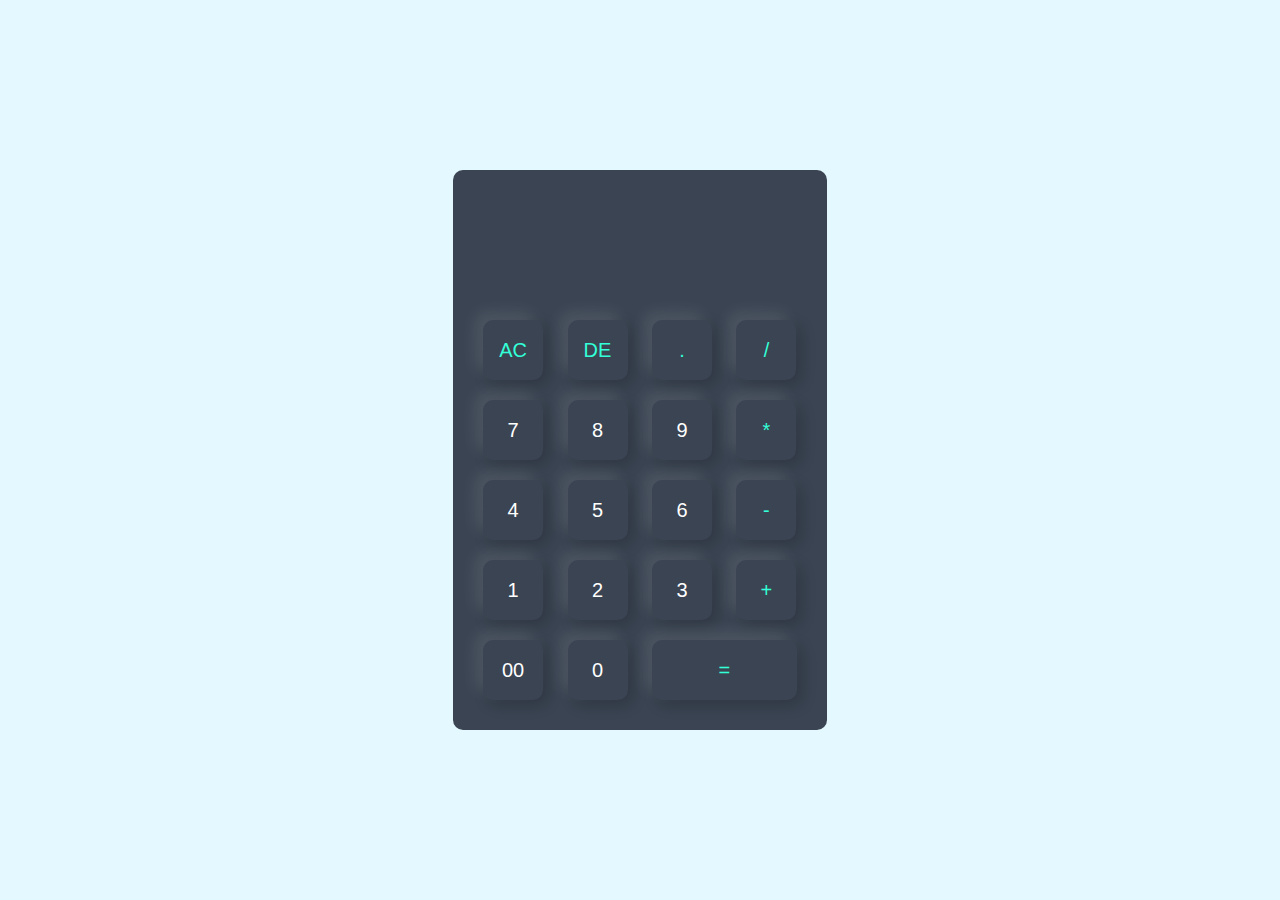
<file: Calculator/index.html>
<!DOCTYPE html>
<html>
<head>
    <meta name="viewport" content="width=device-width, initial-scale=1.0">
    <title>Calculator using javascript - Easy Tutorials</title>
    <link rel="stylesheet" href="style.css">
</head>
<body>

<div class="container">
  <div class="calculator">
    <form>
      <div class="display">
        <input type="text" name="display">
      </div>
      <div>
        <input type="button" value="AC" onclick="display.value = '' " class="operator">
        <input type="button" value="DE" onclick="display.value =  display.value.toString().slice(0,-1)" class="operator">
        <input type="button" value="." onclick="display.value += '.' " class="operator">
        <input type="button" value="/" onclick="display.value += '/' " class="operator">
      </div>
      <div>
        <input type="button" value="7" onclick="display.value += '7' ">
        <input type="button" value="8" onclick="display.value += '8' ">
        <input type="button" value="9" onclick="display.value += '9' ">
        <input type="button" value="*" onclick="display.value += '*' " class="operator">
      </div>
      <div>
        <input type="button" value="4" onclick="display.value += '4' ">
        <input type="button" value="5" onclick="display.value += '5' ">
        <input type="button" value="6" onclick="display.value += '6' ">
        <input type="button" value="-" onclick="display.value += '-' " class="operator">
      </div>
      <div>
        <input type="button" value="1" onclick="display.value += '1' ">
        <input type="button" value="2" onclick="display.value += '2' ">
        <input type="button" value="3" onclick="display.value += '3' ">
        <input type="button" value="+" onclick="display.value += '+' " class="operator">
      </div>
      <div>
        <input type="button" value="00" onclick="display.value += '00' ">
        <input type="button" value="0" onclick="display.value += '0' ">
        <input type="button" value="=" onclick="display.value = eval(display.value)" class="equal operator">
       
      </div>
    </form>
  </div>
</div>


</body>
</html>
</file>
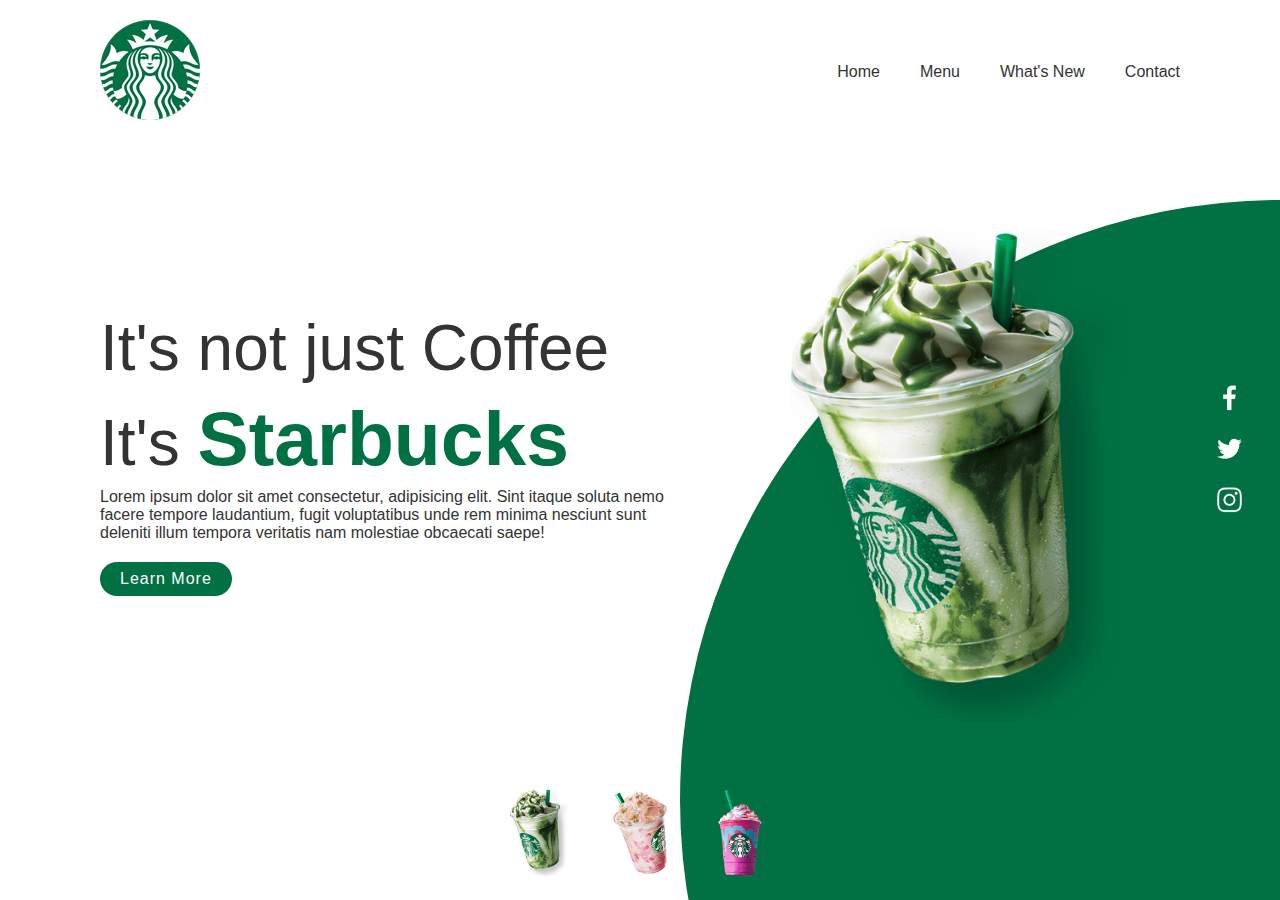
<file: LandingPage/index.html>
<!DOCTYPE html>
<html lang="en">
<head>
    <meta charset="UTF-8">
    <meta http-equiv="X-UA-Compatible" content="IE=edge">
    <meta name="viewport" content="width=device-width, initial-scale=1.0, user-scalable=no">
    <title>Level 1 Task 1</title>
    <link rel="stylesheet" href="style.css">
</head>
<body>
    <section>
        <div class="circle"></div>
        <header>
            <a href="#" ><img src="images/logo.png" class="logo"></a>
            <ul>
                <li><a href="#">Home</a></li>
                <li><a href="#">Menu</a></li>
                <li><a href="#">What's New</a></li>
                <li><a href="#">Contact</a></li>
            </ul>
        </header>
        <div class="content">
            <div class="textBox">
                <h2>It's not just Coffee<br>It's <span>Starbucks</span></h2>
                <p>Lorem ipsum dolor sit amet consectetur, adipisicing elit. Sint itaque soluta nemo facere 
                    tempore laudantium, fugit voluptatibus
                     unde rem minima nesciunt sunt deleniti illum tempora 
                     veritatis nam molestiae obcaecati saepe!</p>
                <a href="#">Learn More</a>
            </div>
            <div class="imgBox">
                <img src="images/img1.png" class="Starbucks">
            </div>
        </div>
        <ul class="thumb">
            <li><img src="images/thumb1.png" onclick="imgSlider('images/img1.png');changeCircleColor('#017143')"></li>
            <li><img src="images/thumb2.png" onclick="imgSlider('images/img2.png');changeCircleColor('#eb7495')"></li>
            <li><img src="images/thumb3.png" onclick="imgSlider('images/img3.png');changeCircleColor('#d752b1')"></li>
        </ul>
        <ul class="sci">
            <li><a href="#"><img src="images/facebook.png"></a></li>
            <li><a href="#"><img src="images/twitter.png"></a></li>
            <li><a href="#"><img src="images/instagram.png"></a></li>
        </ul>
    </section>
  


<script type="text/javascript">
    function imgSlider(anything){
    document.querySelector('.Starbucks').src = anything;
}

function changeCircleColor(color){
    const circle=document.querySelector('.circle');
    circle.style.background=color;
}
</script>
</body>
</html>
</file>
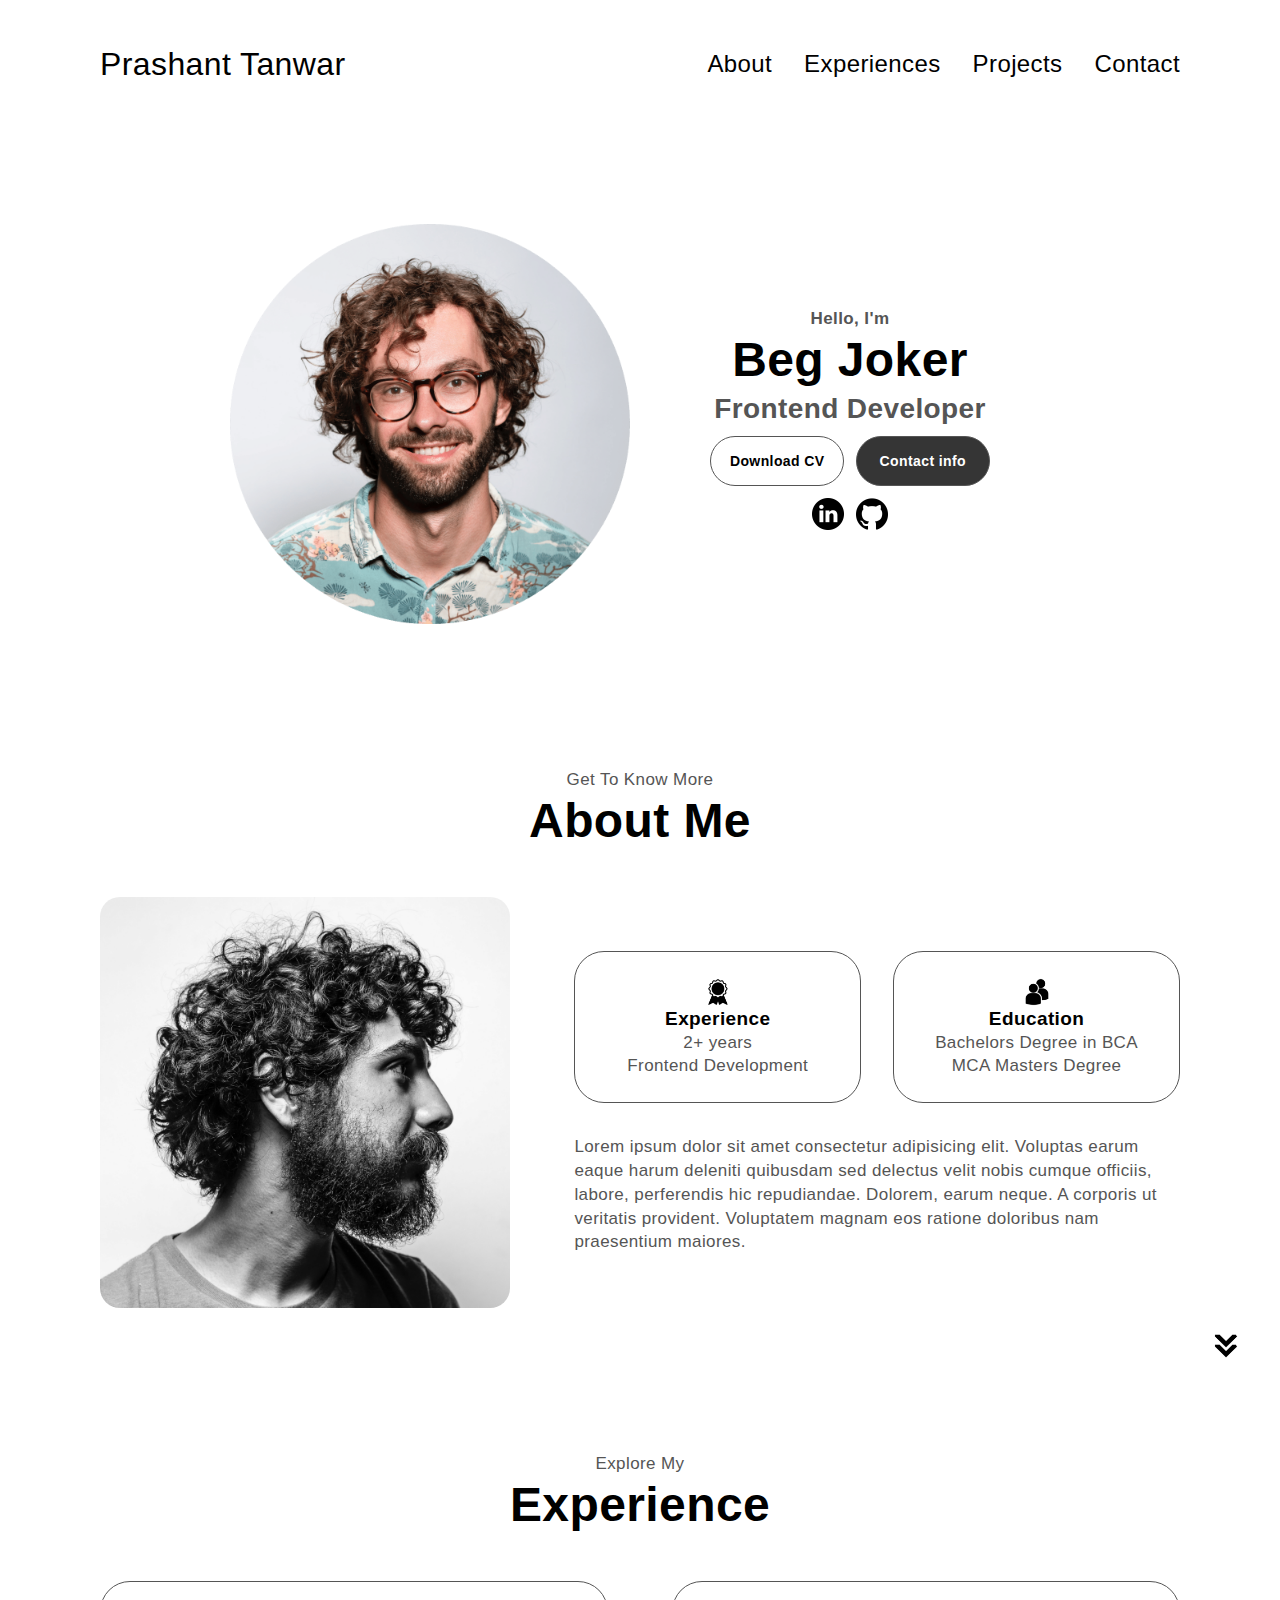
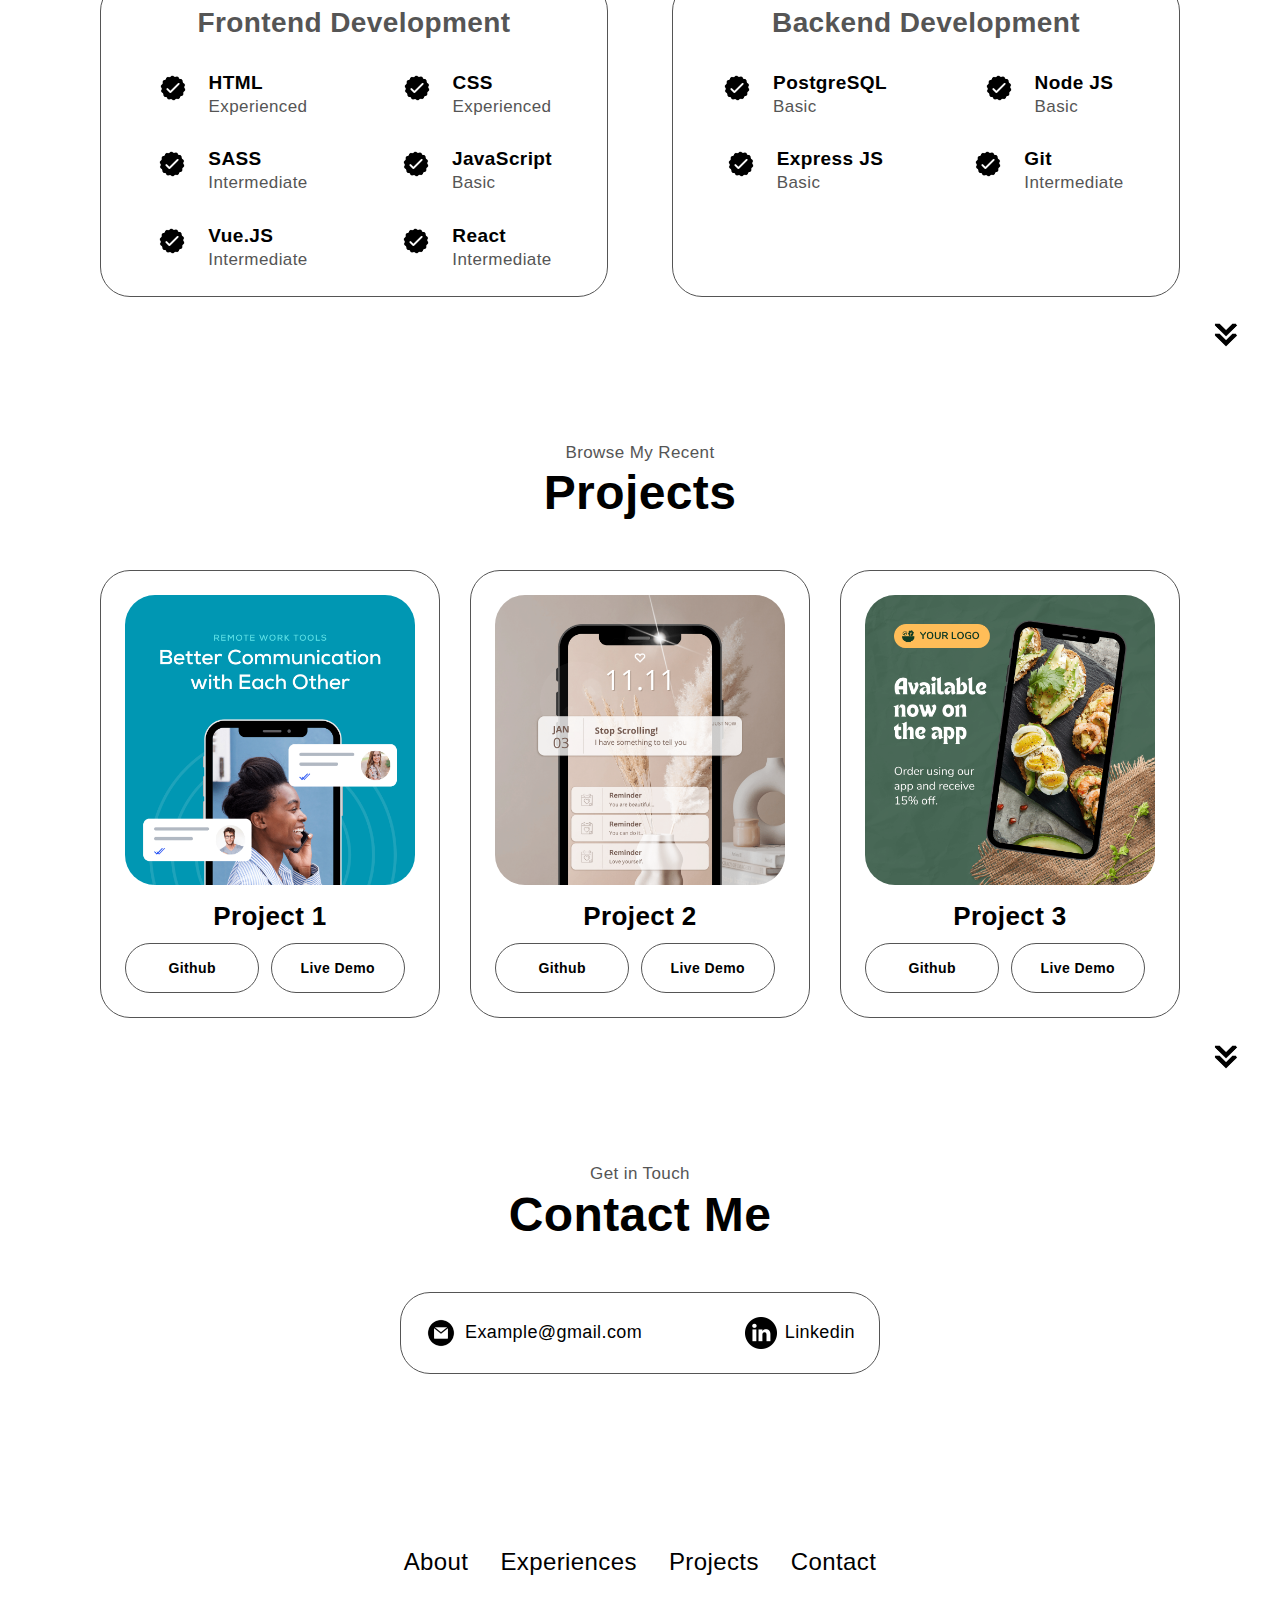
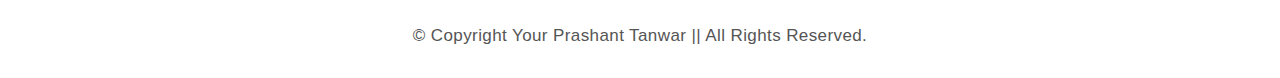
<file: Portfoliowebsite/index.html>
<!DOCTYPE html>
<html lang="en">
<head>
  <meta charset="UTF-8">
  <meta name="viewport" content="width=device-width, initial-scale=1.0">
  <title>Personal portfolio Website</title>
  <!-- ....................Custom Css Link.................... -->
  <link rel="stylesheet" href="./style.css">
</head>
<body>
  <!-- ....................Start Nav Bar.................... -->
  <nav>
    <div class="container nav-container">
      <a href="" class="logo">Prashant Tanwar</a>
      <ul class="nav-links">
        <li><a href="#About">About</a></li>
        <li><a href="#Experiences">Experiences</a></li>
        <li><a href="#Projects">Projects</a></li>
        <li><a href="#Contact">Contact</a></li>
      </ul>
    </div>
  </nav>
  <!-- ....................End Nav Bar.................... -->


  <!-- ....................Start Header Section.................... -->
  <header>
    <div class="container header-container">
      <div class="header-left">
        <img src="images/profile-pic.png" alt="">
      </div>
      <div class="header-right">
        <p><b>Hello, I'm</b></p>
        <h1>Beg Joker</h1>
        <h2>Frontend Developer</h2>
        <div class="header-action-aria">
          <a href="" class="btn" download="images/CV.pdf">Download CV</a>       
          <a href="#Contact" class="btn btn-dark">Contact info</a>              
        </div>
        <div class="header-social">
          <a href=""><img src="images/linkedin.png" class="icon1"></a>
          <a href=""><img src="images/github.png" class="icon1"></a>
        </div>
      </div>
    </div>
  </header>
  <!-- ....................End Header Section.................... -->


  <!-- ....................Start About Section.................... -->
  <section id="About">
    <p class="heading-p">Get To Know More</p>
    <h1 class="heading">About Me</h1>
    <div class="container about-container">
      <div class="about-left">
        <img src="images/about-pic.png" alt="">
      </div>
      <div class="about-right">
        <div class="basic-edu">
          <div class="edu-box">
            <img src="images/experience.png" class="icon1">
            <h4>Experience</h4>
            <p>
              2+ years <br>
              Frontend Development              
            </p>
          </div>
          <div class="edu-box">
            <img src="images/education.png" class="icon1">
            <h4>Education</h4>
            <p>
              Bachelors Degree in BCA <br>
              MCA Masters Degree              
            </p>
          </div>
        </div>
        <p>
          Lorem ipsum dolor sit amet consectetur adipisicing elit. Voluptas earum eaque harum deleniti quibusdam sed delectus velit nobis cumque officiis, labore, perferendis hic repudiandae. Dolorem, earum neque. A corporis ut veritatis provident. Voluptatem magnam eos ratione doloribus nam praesentium maiores.
        </p>
      </div>
    </div>
  </section> 
  <!-- ....................End About Section.................... -->


  <!-- ....................Start Experience Section.................... -->
  <section id="Experiences">
    <a href="#Experiences" class="arrow"><img src="images/arrow.png" class="icon1"></a>
    <p class="heading-p">Explore My</p>
    <h1 class="heading">Experience</h1>
    <div class="container experience-container">
      <div class="experience-box">
        <h2>Frontend Development</h2>
        <div class="experience">
          <div class="ex-div">
            <img src="images/checkmark.png" class="icon1">
            <div>
              <h4>HTML</h4>
              <p>Experienced</p>
            </div>
          </div>
          <div class="ex-div">
            <img src="images/checkmark.png" class="icon1">
            <div>
              <h4>CSS</h4>
              <p>Experienced</p>
            </div>
          </div>
          <div class="ex-div">
            <img src="images/checkmark.png" class="icon1">
            <div>
              <h4>SASS</h4>
              <p>Intermediate</p>
            </div>
          </div>
          <div class="ex-div">
            <img src="images/checkmark.png" class="icon1">
            <div>
              <h4>JavaScript</h4>
              <p>Basic</p>
            </div>
          </div>
          <div class="ex-div">
            <img src="images/checkmark.png" class="icon1">
            <div>
              <h4>Vue.JS</h4>
              <p>Intermediate</p>
            </div>
          </div>
          <div class="ex-div">
            <img src="images/checkmark.png" class="icon1">
            <div>
              <h4>React</h4>
              <p>Intermediate</p>
            </div>
          </div>
        </div>
      </div>
      <div class="experience-box">
        <h2>Backend Development</h2>
        <div class="experience">
          <div class="ex-div">
            <img src="images/checkmark.png" class="icon1">
            <div>
              <h4>PostgreSQL</h4>
              <p>Basic</p>
            </div>
          </div>
          <div class="ex-div">
            <img src="images/checkmark.png" class="icon1">
            <div>
              <h4>Node JS</h4>
              <p>Basic</p>
            </div>
          </div>
          <div class="ex-div">
            <img src="images/checkmark.png" class="icon1">
            <div>
              <h4>Express JS</h4>
              <p>Basic</p>
            </div>
          </div>
          <div class="ex-div">
            <img src="images/checkmark.png" class="icon1">
            <div>
              <h4>Git</h4>
              <p>Intermediate</p>
            </div>
          </div>          
        </div>
      </div>
    </div>
  </section>
  <!-- ....................End Experience Section.................... -->


  <!-- ....................Start Project Section.................... -->
  <section id="Projects">
    <a href="#Projects" class="arrow"><img src="images/arrow.png" class="icon1"></a>
    <p class="heading-p">Browse My Recent</p>
    <h1 class="heading">Projects</h1>
    <div class="container project-container">
      <div class="project">
        <img src="images/project-1.png" alt="">
        <h3>Project 1</h3>
        <div class="header-action-aria">
          <a href="" class="btn">Github</a>
          <a href="" class="btn">Live Demo</a>
        </div>
      </div>
      <div class="project">
        <img src="images/project-2.png" alt="">
        <h3>Project 2</h3>
        <div class="header-action-aria">
          <a href="" class="btn">Github</a>
          <a href="" class="btn">Live Demo</a>
        </div>
      </div>
      <div class="project">
        <img src="images/project-3.png" alt="">
        <h3>Project 3</h3>
        <div class="header-action-aria">
          <a href="" class="btn">Github</a>
          <a href="" class="btn">Live Demo</a>
        </div>
      </div>
    </div>
  </section>
  <!-- ....................End Project Section.................... -->


  <!-- ....................Start Contact Section.................... -->
  <section id="Contact">
    <a href="#Contact" class="arrow"><img src="images/arrow.png" class="icon1"></a>
    <p class="heading-p">Get in Touch</p>
    <h1 class="heading">Contact Me</h1>
    <div class="contact-container container">
      <div class="email">
        <img src="images/email.png" class="icon1">
        <a href=""><h5>Example@gmail.com</h5></a>
      </div>
      <div class="linkedin">
        <img src="images/linkedin.png" class="icon1">
        <a href=""><h5>Linkedin</h5></a>
      </div>
    </div>
  </section>
  <!-- ....................End Contact Section.................... -->


  <!-- ....................Start Footer Section.................... -->
  <footer>
    <ul class="nav-links">
      <li><a href="#About">About</a></li>
      <li><a href="#Experiences">Experiences</a></li>
      <li><a href="#Projects">Projects</a></li>
      <li><a href="#Contact">Contact</a></li>
    </ul>
    <p>&copy; Copyright Your Prashant Tanwar || All Rights Reserved.</p>
  </footer>
  <!-- ....................End Footer Section.................... -->

</body>
</html>
</file>
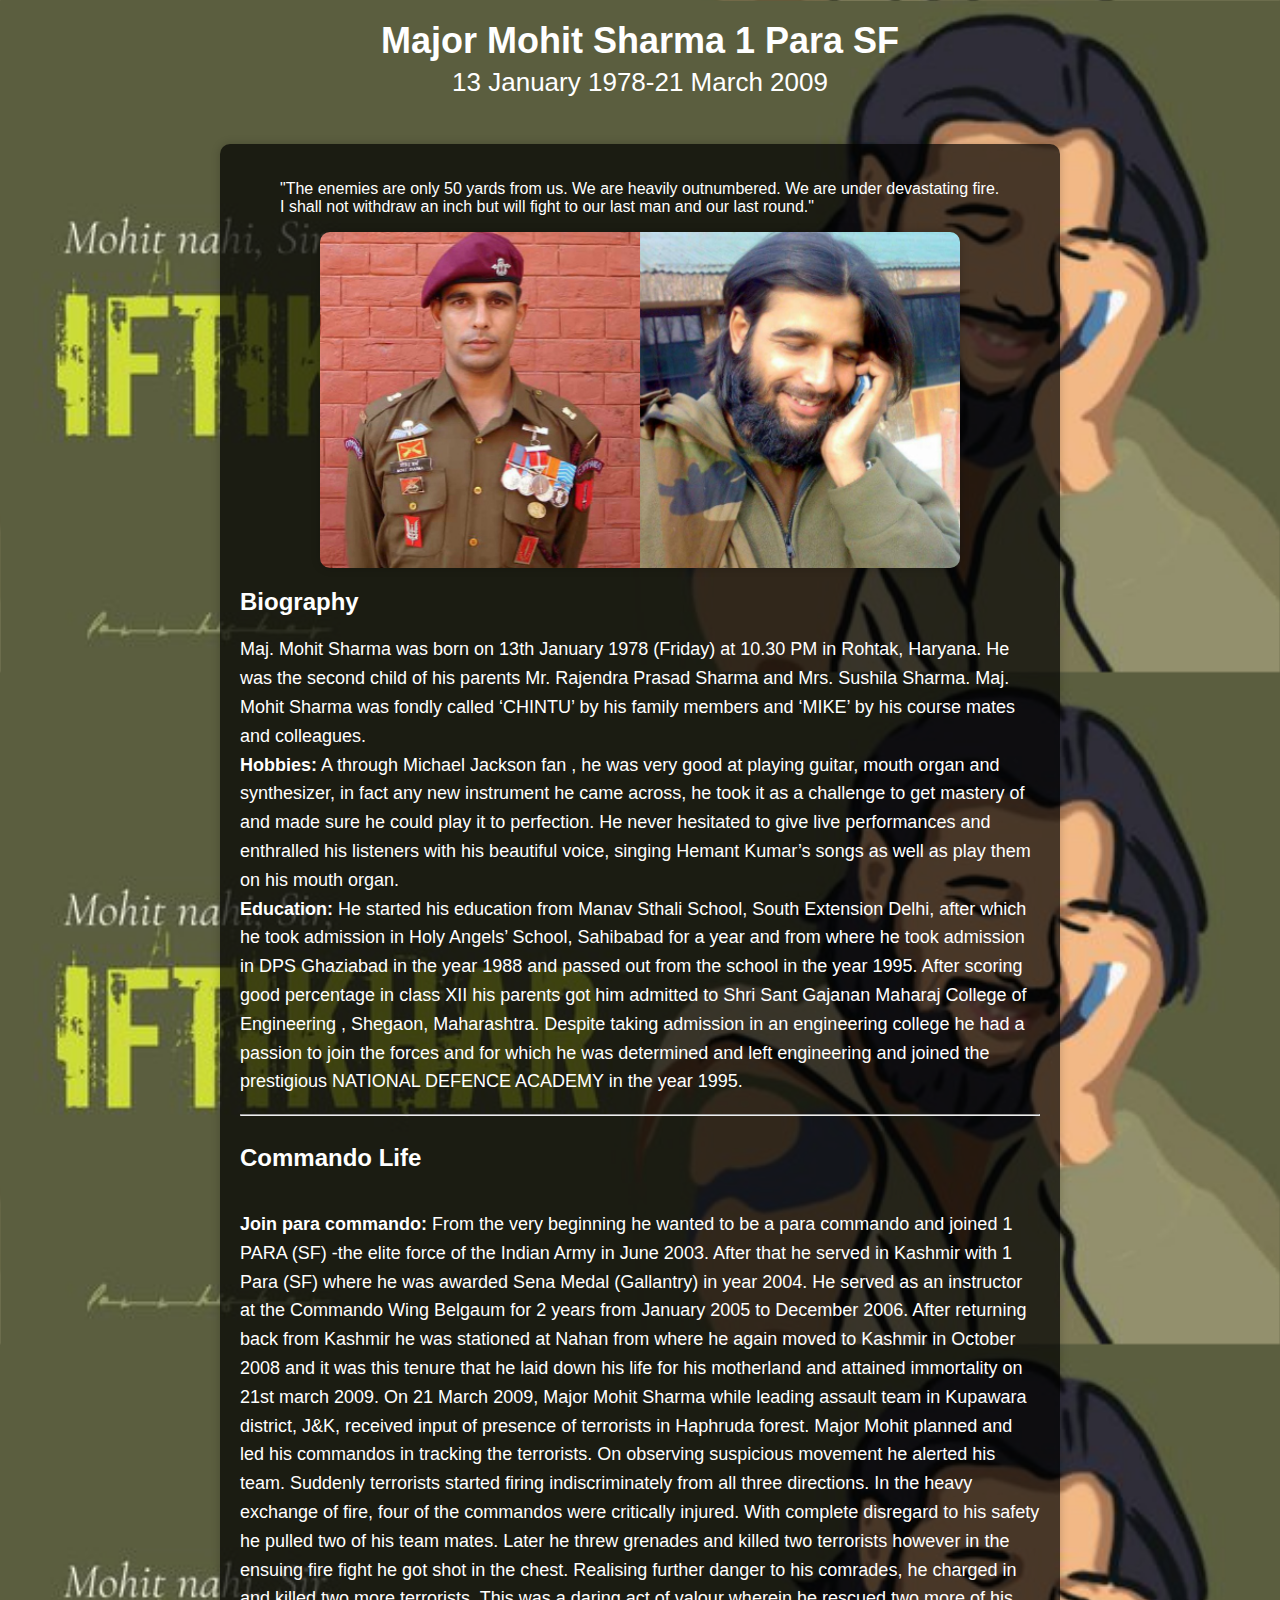
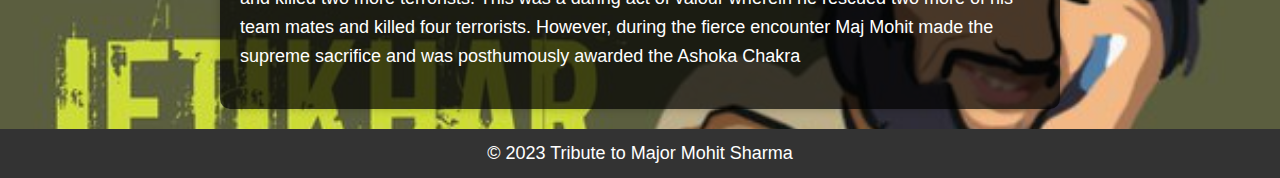
<file: TributePage/index.html>
<!DOCTYPE html>
<html>
    <head>
    <meta charset="UTF-8">
    <meta name="viewport" content="width=device-width, initial-scale=1.0">
    <link rel="stylesheet" href="style.css">
    <title>Tribute to Major Mohit Sharma</title>
</head>
<body>
    <div class="content">
    <header>
        <h1 class="title"> Major Mohit Sharma 1 Para SF</h1>
        <p class="description">	13 January 1978-21 March 2009 </p>
    </header>
    <section class="tribute">
        <blockquote>"The enemies are only 50 yards from us. We are heavily outnumbered. We are under devastating fire.
         I shall not withdraw an inch but will fight to our last man and our last round."</blockquote>
        <img id="image" src="images/photo.jpg" alt="Major Mohit Sharma">

        <section class="bio">
            <h2>Biography</h2>
            <p>Maj. Mohit Sharma was born on 13th January 1978 (Friday) at 10.30 PM in Rohtak, Haryana.
                He was the second child of his parents Mr. Rajendra Prasad Sharma and Mrs. Sushila Sharma.
                Maj. Mohit Sharma was fondly called  ‘CHINTU’ by his family members and ‘MIKE’ by his course mates and colleagues.<br>
    
                <b>Hobbies:</b> A through Michael Jackson fan , he was very good at playing guitar, mouth organ and synthesizer, 
                in fact any new instrument he came across, he took it as a challenge to get mastery of and made sure he could 
                play it to perfection. He never hesitated to give live performances and enthralled his listeners with his 
                beautiful voice, singing Hemant Kumar’s songs as well as play them on his mouth organ. <br>
                
                <b>Education:</b> He started his education from Manav Sthali School, South Extension Delhi, 
                after which he took admission in Holy Angels’ School, Sahibabad for a year and from where he took admission
                in DPS Ghaziabad in the year 1988 and passed out from the school in the year 1995. 
                After scoring good percentage in class XII his parents got him admitted to Shri  
                Sant Gajanan Maharaj College of Engineering , Shegaon, Maharashtra. Despite taking admission
                in an engineering college he had a passion to join the forces and for which he was determined
                and left engineering and joined the prestigious NATIONAL DEFENCE ACADEMY in the year 1995.
            </p>
            <hr>
        </section>

        <h2>Commando Life</h2>
        <p><b>Join para commando:</b> From the very beginning he wanted to be a para commando and joined 1 PARA (SF)
             -the elite force of the Indian Army in June 2003. After that he served in Kashmir with 1 Para (SF) 
             where he was awarded Sena Medal (Gallantry)  in year 2004. He served as an instructor at the 
             Commando Wing Belgaum for 2 years from January 2005 to December 2006. After returning back from Kashmir
              he was stationed at Nahan from where he again moved to Kashmir in October 2008 and it was this tenure that 
              he laid down his life for his motherland and attained immortality on 21st march 2009. On 21 March 2009, 
              Major Mohit Sharma while leading assault team in Kupawara district, J&K, received input of presence of 
              terrorists in Haphruda forest. Major Mohit planned and led his commandos in tracking the terrorists.
              On observing suspicious movement he alerted his team. Suddenly terrorists started firing indiscriminately
               from all three directions. In the heavy exchange of fire, four of the commandos were critically injured.
                With complete disregard to his safety he pulled two of his team mates. Later he threw grenades and killed 
                two terrorists however in the ensuing fire fight he got shot in the chest. Realising further danger to his 
                comrades, he charged in and killed two more terrorists. This was a daring act of valour wherein he rescued
                 two more of his team mates and killed four terrorists. However, during the fierce encounter Maj Mohit made 
                 the supreme sacrifice and was posthumously awarded the Ashoka Chakra

           </p>
    </section>

    
    <footer>
        <p>&copy; 2023 Tribute to Major Mohit Sharma</p>
    </footer>
    </div>
</body>
</html>

</body>
</html>
</file>
<file: Calculator/style.css>
*{
    margin: 0;
    padding: 0;
    font-family: 'Poppins', sans-serif;
    box-sizing: border-box;
}


.container{
    width: 100%;
    height: 100vh;
    background: #e3f9ff;
    display: flex;
    align-items: center;
    justify-content: center;
}
.calculator{
    background: #3a4452;
    padding: 20px;
    border-radius: 10px;
}
.calculator form input{
    border: 0;
    outline: 0;
    width: 60px;
    height: 60px;
    border-radius: 10px;
    box-shadow: -8px -8px 15px rgba(255, 255, 255, 0.1),5px 5px 15px rgba(0, 0, 0, 0.2);
    background: transparent;
    font-size: 20px;
    color: #fff;
    cursor: pointer;
    margin: 10px;
}

form .display{
    display: flex;
    justify-content: flex-end;
    margin: 20px 0;
}
form .display input{
    text-align: right;
    flex: 1;
    font-size: 45px;
    box-shadow: none;
}
form input.equal{
    width: 145px;
}



form input.operator{
    color: #33ffd8;
}
</file>
<file: LandingPage/style.css>
*{
    margin: 0;
    padding: 0;
    box-sizing: border-box;
    font-family: sans-serif;
}
section{
    position: relative;
    width: 100%;
    min-height: 100vh;
    padding: 100px;
    display: flex;
    justify-content: space-between;
    align-items: center;
    background: #fff;
}
header{
    position: absolute;
    top: 0;
    left: 0;
    width: 100%;
    padding: 20px 100px;
    display: flex;
    justify-content: space-between;
    align-items: center;
}
header.logo{
    position: relative;
    max-width: 80px;
}

header ul{
    position: relative;
    display: flex;
}
header ul li{
    list-style: none;
}
header ul li a{
    display: inline-block;
    color: #333;
    font-weight: 400;
    margin-left: 40px;
    text-decoration: none;
}

.content{
    position: relative;
    width: 100%;
    display: flex;
    justify-content: space-between;
    align-items: center;
}

.content .textBox{
    position: relative;
    max-width: 600px;
}
.content .textBox h2{
    color: #333;
    font-size: 4em;
    line-height: 1.4em;
    font-weight: 500;
}
.content .textBox h2 span{
    color: #017143;
    font-size: 1.2em;
    font-weight: 900;
}

.content .textBox p{
    color: #333;
}
.content .textBox a{
    display: inline-block;
    margin-top: 20px;
    padding: 8px 20px;
    background: #017143;
    color: #fff;
    text-decoration: none;
    letter-spacing: 1px;
    font-weight: 500;
    border-radius: 40px;
}

.content .imgBox{
    width: 600px;
    display: flex;
    justify-content: flex-end;
    margin-top: 50px;
    padding-right: 50px;
}

.content .imgBox img{
    max-width: 340px;
}

.thumb{
    position: absolute;
    left: 50%;
    bottom: 20px;
    transform: translateX(-50%);
    display: flex;
}

.thumb li{
    list-style: none;
    display: inline-block;
    margin: 0 20px;
    cursor: pointer;
    transition: 0.5s;
}

.thumb li :hover{
    transform: translateY(-15px);
}

.thumb li img{
    max-width: 60px;
}

.sci{
    position: absolute;
    top: 50%;
    right: 30px;
    transform: translateY(-50%);
    display: flex;
    justify-content: center;
    align-items: center;
    flex-direction: column;
}

.sci li {
    list-style: none;

}

.sci li a{
    display: inline-block;
    margin: 5px 0;
    transform: scale(0.6);
    filter: invert(1);
}

.circle{
    position: absolute;
    top: 0;
    left: 0;
    width: 100%;
    height: 100%;
    background: #017143;
    clip-path: circle(600px at right 800px);
}
</file>
<file: Portfoliowebsite/style.css>
*{
  margin: 0;
  padding: 0;
  box-sizing: border-box;
  text-decoration: none;
  list-style: none;
  font-family: sans-serif;
  border: none;
  outline: none;
  scroll-behavior: smooth;
  letter-spacing: .4px;
}
:root{
  --color-black: #000000;
  --color-white: #ffffff;
  --color-dark: #353535;
  --color-dark-variant: #555555;  

  --transition: .4s ease;
}
h1,h2,h3,h4,h5{
  line-height: 120%;
}
h1{
  font-size: 48px;
  color: var(--color-black);
}
h2{
  font-size: 28px;
  color: var(--color-dark-variant);
}
h3{
  font-size: 26px;
  color: var(--color-black);
}
h4{
  font-size: 19px;
  color: var(--color-black);
}
h5{
  font-size: 18px;
  font-weight: 400;
}
.heading{
  text-align: center;
  margin-bottom: 3rem;
}
p{
  font-size: 17px;
  line-height: 140%;
  color: var(--color-dark-variant);
}
.heading-p{
  padding-top: 9rem;
  text-align: center;
}
a{
  font-size: 24px;
  color: var(--color-black);
  text-decoration-color:var(--color-white) ;
  transition: var(--transition);
}
a:hover{
  color: var(--color-dark-variant);
  text-decoration-color: var(--color-dark-variant) !important;
  text-underline-offset:1rem;
  text-decoration: underline;
}
.btn{
  display: inline-block;
  width: fit-content;
  padding: 1rem;
  width: 8.4rem;
  border-radius: 2rem;
  cursor: pointer;
  color: var(--color-black);
  border: 1px solid var(--color-dark-variant);
  display: flex;
  align-items: center;
  justify-content: center;
  font-weight: 600;
  font-size: 14px;
  transition: var(--transition);
}
.btn:hover{
  background: var(--color-dark-variant);
  color: var(--color-white);
}
.btn-dark{
  color: var(--color-white);
  background: var(--color-dark);
  text-decoration: none !important;
}
.btn-dark:hover{
  background: var(--color-black);
}
img{
  width: 100%;
  display: block;
}
.icon1{
  width: 32px;
  height: max-content;
}
.container{
  margin: 0 auto;
  max-width: 1080px;
  width: 90%;
}

/* .......................Start Nav Bar......................... */
nav{
  height: 8rem;
  position: fixed;
  z-index: 1;
  top: 0;
  left: 0;
  width: 100%;
  display: grid;
  place-items: center; 
  background: var(--color-white);  
}
.nav-container{
  display: flex;
  justify-content: space-between;
  align-items: center;
  height: 100%;
}
.logo{
  font-size: 32px ;
  color: var(--color-black) !important;
  text-decoration: none !important;
}
.nav-links{
  display: flex;
  align-items: center;
  gap: 2rem;
}
/* .......................End Nav Bar......................... */


/* .......................Start Header Section......................... */
header{
  padding-top: 14rem;
}
.header-container{
  display: grid;
  grid-template-columns: 1fr 1fr;
  max-width: 820px;
  gap: 20px;
  justify-content: space-between;  
}
.header-right{
  text-align: center;
  margin: auto; 
}
.header-right p{
  color: var(--color-dark-variant);
}
.header-right h2{
  margin-top: .2rem;
}
.header-action-aria{
  margin-top: .7rem;
  display: flex;
  gap: .7rem;
}
.header-social{
  display: flex;
  gap: .7rem;
  justify-content: center;
  margin: .7rem auto; 
}
/* .......................End Header Section......................... */


/* .......................Start About Section......................... */
.about-container{
  display: grid;
  grid-template-columns: 38% auto;
  gap: 4rem;
  align-items: center;  
}
.about-left{
  border-radius: 20px;
  overflow: hidden;  
}
.basic-edu{
  display: flex;
  gap: 32px;
  margin-bottom: 32px;
}
.edu-box{
  padding: 24px;
  text-align: center;
  border: 1px solid var(--color-dark-variant);
  border-radius: 30px;
  width: 100%;
}
.edu-box img{
  margin: auto;
}
/* .......................End About Section......................... */


/* .......................Start Experience Section......................... */
section{
  position: relative;
}
.arrow{
  position: absolute;
  right: 3%;
  transition: var(--transition);
  margin-top: 1.4rem;
}
.arrow:hover{
  margin-top: 2rem;
}
.experience-container{
  display: grid;
  grid-template-columns:1fr 1fr;
  gap: 4rem;
}
.experience-box{
  border: 1px solid var(--color-dark-variant);
  border-radius: 30px;
  padding: 24px;
}
.experience-box h2{
  text-align: center;
  margin-bottom: 2rem;
}
.experience{
  display: grid;
  grid-template-columns: 1fr 1fr;
  gap: 30px;
}
.ex-div{
  margin: auto;
  display: flex;
  gap: 20px;
}
/* .......................End Experience Section......................... */


/* .......................Start Projects Section......................... */
.project-container{
  display: grid;
  grid-template-columns: repeat(3,1fr);
  gap: 30px;
}
.project{
  padding: 24px;
  border: 1px solid var(--color-dark-variant);  
  border-radius: 30px;
  text-align: center;
}
.project img{
  border-radius: 30px;
  margin-bottom: 1rem;
}
/* .......................End Projects Section......................... */


/* .......................Start Contact Section......................... */
.contact-container{
  max-width: 30rem;
  border: 1px solid var(--color-dark-variant);
  padding: 24px;  
  border-radius: 30px;
  display: flex;
  justify-content: space-between;
  align-items: center;
}
.email,.linkedin{
  display: flex;
  align-items: center;
  gap: .5rem;
}
/* .......................End Contact Section......................... */


/* .......................Start Footer Section......................... */
footer{
  margin-top: 9rem;
  padding: 30px;
  text-align: center;
}
footer .nav-links{
  justify-content: center;
  margin-bottom: 3rem;
}
/* .......................End Footer Section......................... */


/* .......................Start Media Scrin ......................... */
/* Max-Width(1024px) */
@media (max-width:1024px) {
    /*Start About  */
    .about-container{
      gap: 30px;
    }
    .basic-edu{
      gap: 20px;
    }
    /*Start Experience  */
    .experience-container{
      gap: 30px;
    }
    /*Start Projects  */
    .project-container{
      grid-template-columns: repeat(2,1fr);
    }
}
/* Max-Width(991px) */
@media (max-width:991px) {
    /*Start Nav  */
    .logo{
      display: none;
    }
    .nav-links{
      justify-content: center;    
      width: 100%;
    }
    /*Start Experience  */
    .experience-container{
      grid-template-columns: 1fr;
    }   
}
/* Max-Width(768px) */
@media (max-width:768px) {
  h1{
    font-size: 38px;    
  }
  h2{
    font-size: 26px;
  }
  a{
    font-size: 20px;
  }
  h3{
    font-size: 24px;
  }
  .arrow{
    right: 5%;
  }
    /*Start Header  */
    .header-container{
      width: 90%;
      grid-template-columns: 1fr;
    }
    .header-left{
      width: 70%;
      margin: 0 auto;
    }
    /*Start About  */
    .about-container{
      grid-template-columns: 1fr;
    }    
    .about-left{
      width: 70%;
      margin: 0 auto;
    }
    .basic-edu{
      gap: 10px;
    }
    /*Start Experinec  */ 
    .experience-box{
      padding: 10px;
    }
    .experience{
      gap: 20px;
    }
    .ex-div{
      gap: 10px;
    }
    /*Start projects  */ 
    .project-container{
      grid-template-columns: 1fr;
    }    
}
/* Max-Width(600px) */
@media (max-width:600px) {
  a{
    font-size: 18px;    
  }
  /* .......Start Nav........*/
  .nav-links{
    gap: 0;
    justify-content: space-between;    
  }
  /* .......Start Contact........*/
  .contact-container {
    flex-direction: column;  
    gap: 1rem;  
  }
  /* .......Start footer........*/
  footer{
    padding: 0;
    padding-bottom: 20px;
    width: 90%;
    margin: auto;
    margin-top: 9rem;
  }
  footer .nav-links{
    width: 100%;  
    justify-content: space-between;  
  }
}
/* .......................End Media Scrin......................... */
</file>
<file: TributePage/style.css>
body {
    font-family: Arial, sans-serif;
    background-color: #f0f0f0;
    text-align: center;
    margin: 0;
    padding: 0;
}
.content {
     background-image: url(images/backgroundimage.jpeg);
     background-size: contain;
}

header {
    background-color: transparent;
    color: #fff;
    padding: 20px;
}

h1 {
    font-size: 36px;
    margin: 0;
}

.description{
    font-size: 26px;
    margin: 0;
    color: #fff;

}

blockquote{
    color: #fff;
}
.tribute {
    display: grid;
    max-width: 800px;
    margin: 20px auto;
    background-color: rgba(0, 0, 0, 0.7);
    padding: 20px;
    border-radius: 10px;
    box-shadow: 0 0 10px rgba(0, 0, 0, 0.2);
    text-align: left;
    align-items: center;
}

#image {
    border-radius: 10px;
    box-shadow: 0 0 10px rgba(0, 0, 0, 0.2);
    display: block;
    margin-left: auto;
    margin-right: auto;
    width: 80%;
}

.bio h2{
    color: #fff;
}

.bio p {
    color: #fff;
    font-size: 18px;
    line-height: 1.6;
}

h2{
    color: #fff;
}
p{
    color: #fff;
    font-size: 18px;
    line-height: 1.6;
}

footer {
    background-color: #333;
    color: #fff;
    padding: 10px;
}

footer p {
    margin: 0;
}
</file>
